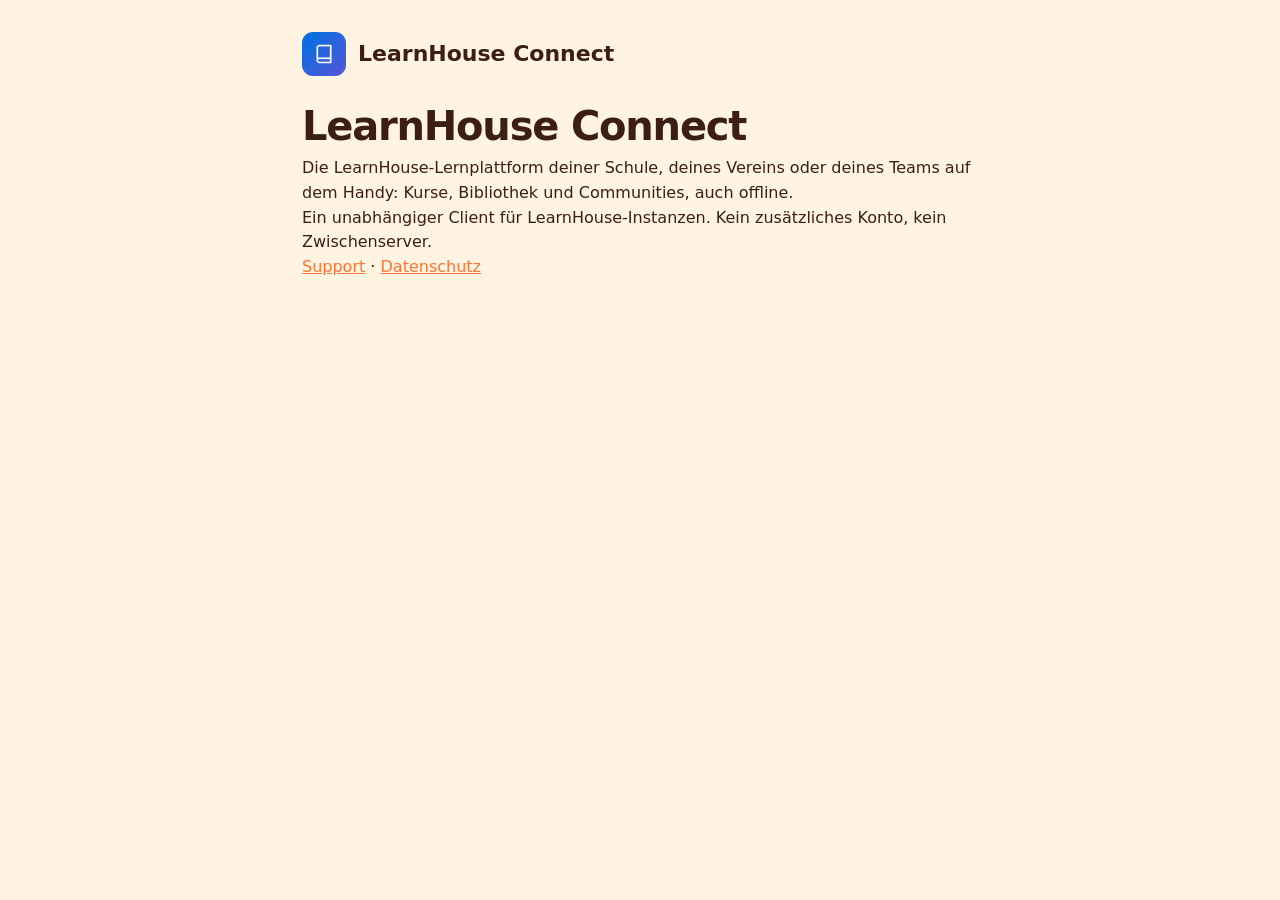
<file: index.html>
<!doctype html><html lang="de-CH"><head><meta charset="utf-8"><meta name="viewport" content="width=device-width,initial-scale=1">
<title>Lernen unterwegs – LearnHouse Connect</title><link rel="stylesheet" href="style.css"></head>
<body><main class="legal">
<header><img src="icon.png" alt=""><a href="./" style="color:inherit;text-decoration:none">LearnHouse Connect</a></header>
<h1>LearnHouse Connect</h1>
<p>Die LearnHouse-Lernplattform deiner Schule, deines Vereins oder deines Teams auf dem Handy: Kurse, Bibliothek und Communities, auch offline.</p>
<p>Ein unabhängiger Client für LearnHouse-Instanzen. Kein zusätzliches Konto, kein Zwischenserver.</p>
<p><a href="support.html">Support</a> · <a href="datenschutz.html">Datenschutz</a></p>
</main></body></html>
</file>
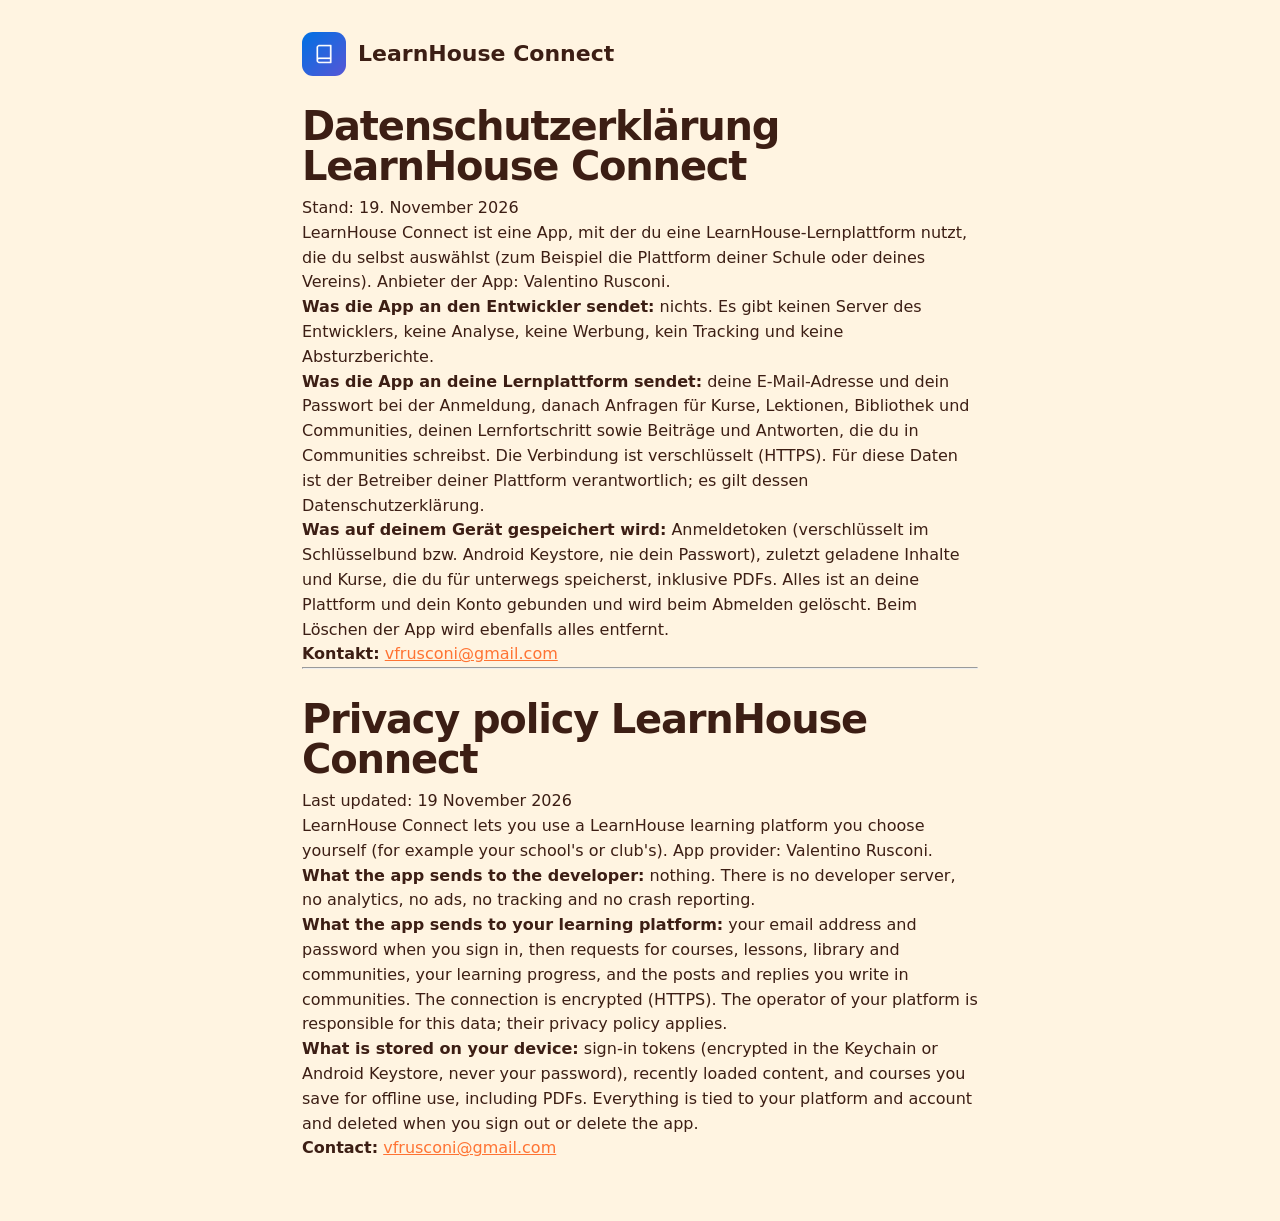
<file: datenschutz.html>
<!doctype html><html lang="de-CH"><head><meta charset="utf-8"><meta name="viewport" content="width=device-width,initial-scale=1">
<title>Datenschutz – LearnHouse Connect</title><link rel="stylesheet" href="style.css"></head>
<body><main class="legal">
<header><img src="icon.png" alt=""><a href="./" style="color:inherit;text-decoration:none">LearnHouse Connect</a></header>
<h1>Datenschutzerklärung LearnHouse Connect</h1>
<p>Stand: 19. November 2026</p>
<p>LearnHouse Connect ist eine App, mit der du eine LearnHouse-Lernplattform nutzt, die du selbst auswählst (zum Beispiel die Plattform deiner Schule oder deines Vereins). Anbieter der App: Valentino Rusconi.</p>
<p><strong>Was die App an den Entwickler sendet:</strong> nichts. Es gibt keinen Server des Entwicklers, keine Analyse, keine Werbung, kein Tracking und keine Absturzberichte.</p>
<p><strong>Was die App an deine Lernplattform sendet:</strong> deine E-Mail-Adresse und dein Passwort bei der Anmeldung, danach Anfragen für Kurse, Lektionen, Bibliothek und Communities, deinen Lernfortschritt sowie Beiträge und Antworten, die du in Communities schreibst. Die Verbindung ist verschlüsselt (HTTPS). Für diese Daten ist der Betreiber deiner Plattform verantwortlich; es gilt dessen Datenschutzerklärung.</p>
<p><strong>Was auf deinem Gerät gespeichert wird:</strong> Anmeldetoken (verschlüsselt im Schlüsselbund bzw. Android Keystore, nie dein Passwort), zuletzt geladene Inhalte und Kurse, die du für unterwegs speicherst, inklusive PDFs. Alles ist an deine Plattform und dein Konto gebunden und wird beim Abmelden gelöscht. Beim Löschen der App wird ebenfalls alles entfernt.</p>
<p><strong>Kontakt:</strong> <a href="mailto:vfrusconi@gmail.com">vfrusconi@gmail.com</a></p>
<hr>
<h1>Privacy policy LearnHouse Connect</h1>
<p>Last updated: 19 November 2026</p>
<p>LearnHouse Connect lets you use a LearnHouse learning platform you choose yourself (for example your school&#x27;s or club&#x27;s). App provider: Valentino Rusconi.</p>
<p><strong>What the app sends to the developer:</strong> nothing. There is no developer server, no analytics, no ads, no tracking and no crash reporting.</p>
<p><strong>What the app sends to your learning platform:</strong> your email address and password when you sign in, then requests for courses, lessons, library and communities, your learning progress, and the posts and replies you write in communities. The connection is encrypted (HTTPS). The operator of your platform is responsible for this data; their privacy policy applies.</p>
<p><strong>What is stored on your device:</strong> sign-in tokens (encrypted in the Keychain or Android Keystore, never your password), recently loaded content, and courses you save for offline use, including PDFs. Everything is tied to your platform and account and deleted when you sign out or delete the app.</p>
<p><strong>Contact:</strong> <a href="mailto:vfrusconi@gmail.com">vfrusconi@gmail.com</a></p>
</main></body></html>
</file>
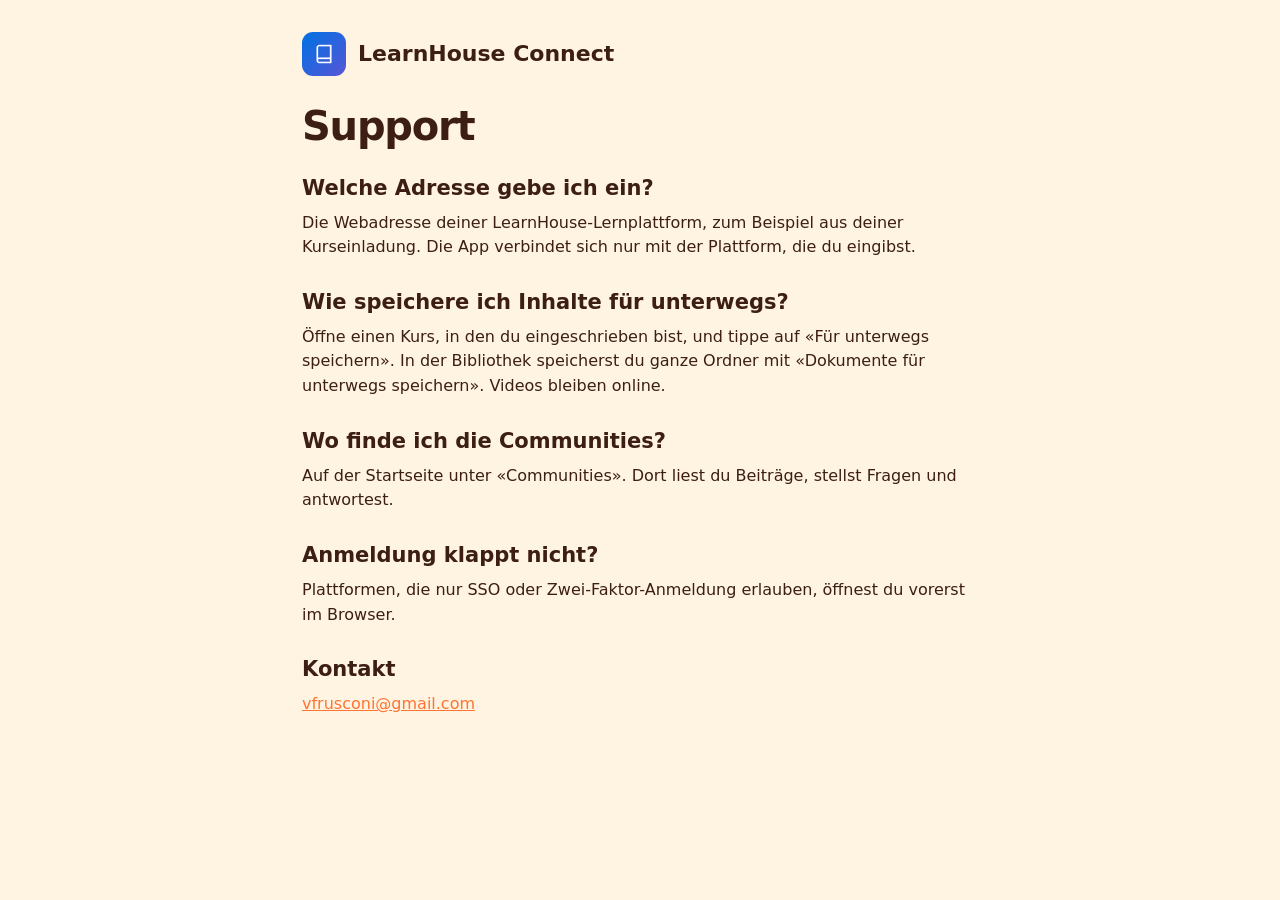
<file: support.html>
<!doctype html><html lang="de-CH"><head><meta charset="utf-8"><meta name="viewport" content="width=device-width,initial-scale=1">
<title>Support – LearnHouse Connect</title><link rel="stylesheet" href="style.css"></head>
<body><main class="legal">
<header><img src="icon.png" alt=""><a href="./" style="color:inherit;text-decoration:none">LearnHouse Connect</a></header>
<h1>Support</h1>
<h2>Welche Adresse gebe ich ein?</h2><p>Die Webadresse deiner LearnHouse-Lernplattform, zum Beispiel aus deiner Kurseinladung. Die App verbindet sich nur mit der Plattform, die du eingibst.</p>
<h2>Wie speichere ich Inhalte für unterwegs?</h2><p>Öffne einen Kurs, in den du eingeschrieben bist, und tippe auf «Für unterwegs speichern». In der Bibliothek speicherst du ganze Ordner mit «Dokumente für unterwegs speichern». Videos bleiben online.</p>
<h2>Wo finde ich die Communities?</h2><p>Auf der Startseite unter «Communities». Dort liest du Beiträge, stellst Fragen und antwortest.</p>
<h2>Anmeldung klappt nicht?</h2><p>Plattformen, die nur SSO oder Zwei-Faktor-Anmeldung erlauben, öffnest du vorerst im Browser.</p>
<h2>Kontakt</h2><p><a href="mailto:vfrusconi@gmail.com?subject=LearnHouse%20Connect">vfrusconi@gmail.com</a></p>
</main></body></html>
</file>
<file: style.css>
:root { --orange:#ff7333; --cream:#fff4e1; --ink:#3c1e14; }
* { box-sizing:border-box; margin:0 }
body { font-family: ui-rounded, "SF Pro Rounded", system-ui, sans-serif; background:var(--cream); color:var(--ink); line-height:1.55 }
main { max-width:980px; margin:0 auto; padding:32px 22px 60px }
a { color:var(--orange) }
header { display:flex; align-items:center; gap:12px; font-weight:800; font-size:22px }
header img { width:44px; border-radius:11px }
.hero { display:grid; grid-template-columns:1.1fr .9fr; gap:40px; align-items:center; margin-top:48px }
h1 { font-size:clamp(40px,7vw,68px); line-height:1; letter-spacing:-.03em }
.lead { font-size:20px; margin:20px 0 28px; opacity:.8 }
.btn { display:inline-block; background:var(--ink); color:#fff; text-decoration:none; padding:15px 24px; border-radius:14px; font-weight:700 }
.phones { display:flex; gap:14px }
.phones img { width:50%; border-radius:26px; box-shadow:0 30px 60px -30px rgba(60,30,20,.5); border:6px solid #1c1c1e }
.grid { display:grid; grid-template-columns:repeat(3,1fr); gap:18px; margin-top:70px }
.grid div { background:#fff; border-radius:20px; padding:22px }
.grid b { display:block; font-size:19px; margin-bottom:6px }
.legal { max-width:720px } .legal h1 { font-size:40px; margin:30px 0 10px } .legal h2 { margin:26px 0 6px; font-size:21px }
footer { margin-top:70px; font-size:14px; opacity:.7; display:flex; gap:18px; flex-wrap:wrap }
@media (max-width:760px){ .hero,.grid{ grid-template-columns:1fr } }
</file>
